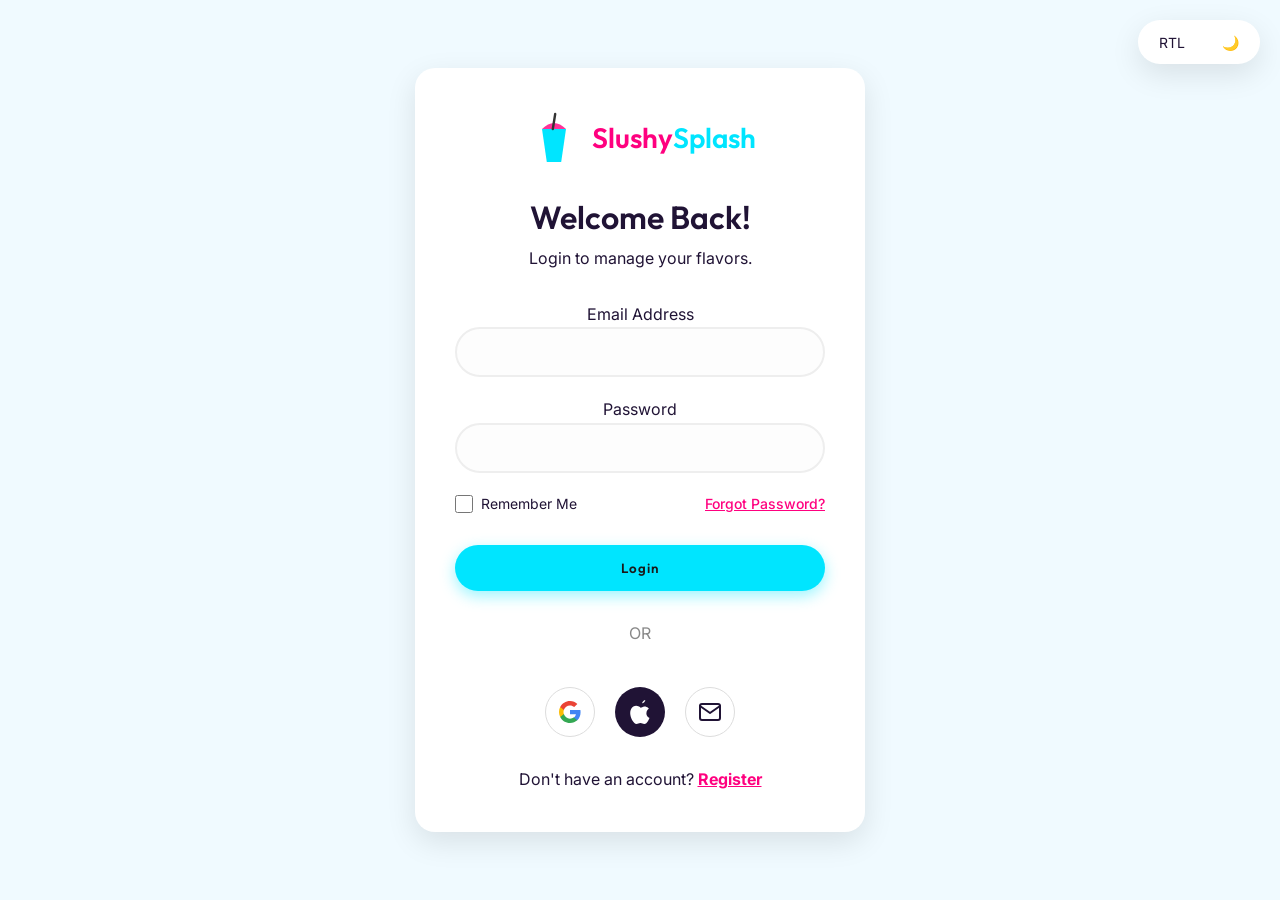
<file: login.html>
<!DOCTYPE html>
<html lang="en" dir="ltr">
<head>
    <meta charset="UTF-8">
    <meta name="viewport" content="width=device-width, initial-scale=1.0">
    <title>Slushy Splash - Login</title>
    <link href="https://fonts.googleapis.com/css2?family=Inter:wght@400;500&family=Outfit:wght@400;600&display=swap" rel="stylesheet">
    <link rel="stylesheet" href="css/style.css">
    
    <link rel="icon" type="image/svg+xml" href="favicon.svg"></head>
    
<body class="auth-page">

    <!-- Theme & RTL Toggles for Auth Page -->
    <div class="auth-toggles">
        <button class="nav-btn rtl-toggle auth-toggle-btn" title="Toggle RTL">RTL</button>
        <button class="nav-btn theme-toggle auth-toggle-btn" title="Toggle Theme">🌙</button>
    </div>

    <div class="card auth-card">
        <a href="index.html" class="logo auth-card-logo">
            <svg width="60" height="60" viewBox="0 0 100 100" fill="none" xmlns="http://www.w3.org/2000/svg">
                <path d="M30 35 L70 35 L62 90 L38 90 Z" fill="var(--primary)" />
                <path d="M30 35 Q50 15 70 35" fill="var(--secondary)" opacity="0.8" />
                <path d="M48 35 L52 10" stroke="#333" stroke-width="4" stroke-linecap="round" />
            </svg>
            Slushy <span>Splash</span>
        </a>
        <h1 class="text-center">Welcome Back!</h1>
        <p class="text-center" style="margin-bottom: 30px;">Login to manage your flavors.</p>
        
        <form>
            <div class="form-group">
                <label>Email Address</label>
                <input type="email" placeholder="" class="form-input" required>
            </div>
            <div class="form-group">
                <label>Password</label>
                <input type="password" placeholder="" class="form-input" required>
            </div>
            <div style="display: flex; justify-content: space-between; align-items: center; margin-bottom: 20px;">
                <label style="font-size: 14px; display: flex; align-items: center; gap: 8px; cursor: pointer; color: var(--text-dark);">
                    <input type="checkbox" style="width: 18px; height: 18px; accent-color: var(--primary); cursor: pointer;"> Remember Me
                </label>
                <a href="#" style="font-size: 14px; text-decoration: underline; color: var(--secondary); font-weight: 500;">Forgot Password?</a>
            </div>
            <button type="submit" class="btn btn-primary btn-auth">Login</button>
        </form>
        
        <div class="divider">
            <span>OR</span>
        </div>
        
        <div class="flex-center" style="flex-direction: row; gap: 20px; margin-top: 10px;">
            <button class="social-icon-btn" title="Continue with Google" style="background: var(--card-bg); border: 1px solid #ddd; color: #DB4437; width: 50px; height: 50px; border-radius: 50%; display: flex; align-items: center; justify-content: center; transition: var(--transition);">
                <svg width="24" height="24" viewBox="0 0 24 24" fill="currentColor"><path d="M22.56 12.25c0-.78-.07-1.53-.2-2.25H12v4.26h5.92c-.26 1.37-1.04 2.53-2.21 3.31v2.77h3.57c2.08-1.92 3.28-4.74 3.28-8.09z" fill="#4285F4"/><path d="M12 23c2.97 0 5.46-.98 7.28-2.66l-3.57-2.77c-.98.66-2.23 1.06-3.71 1.06-2.86 0-5.29-1.93-6.16-4.53H2.18v2.84C3.99 20.53 7.7 23 12 23z" fill="#34A853"/><path d="M5.84 14.09c-.22-.66-.35-1.36-.35-2.09s.13-1.43.35-2.09V7.07H2.18C1.43 8.55 1 10.22 1 12s.43 3.45 1.18 4.93l2.85-2.22.81-.62z" fill="#FBBC05"/><path d="M12 5.38c1.62 0 3.06.56 4.21 1.66l3.15-3.15C17.45 2.09 14.97 1 12 1 7.7 1 3.99 3.47 2.18 7.07l3.66 2.84c.87-2.6 3.3-4.53 6.16-4.53z" fill="#EA4335"/></svg>
            </button>
            <button class="social-icon-btn" title="Continue with Apple" style="background: var(--text-dark); color: var(--text-light); width: 50px; height: 50px; border-radius: 50%; display: flex; align-items: center; justify-content: center; transition: var(--transition);">
                <svg width="24" height="24" viewBox="0 0 24 24" fill="currentColor">
                    <path d="M12.152 6.896c-.948 0-2.415-1.078-3.96-1.078-2.04 0-3.905 1.154-4.966 3.004-2.112 3.703-.539 9.17 1.507 12.113 1.002 1.44 2.188 3.055 3.754 3.055 1.507 0 2.079-.923 3.905-.923s2.342.923 3.905.923c1.564 0 2.628-1.458 3.585-2.858 1.108-1.603 1.562-3.153 1.581-3.23-.035-.016-3.047-1.171-3.078-4.66.027-2.924 2.427-4.321 2.536-4.383-1.365-1.996-3.468-2.221-4.215-2.274-1.986-.145-3.054 1.309-4.054 1.309zm4.24-4.832c.895-1.084.895-2.064.895-2.064s-.979.043-2.094 1.171c-1.124 1.154-1.047 2.134-1.047 2.134s.96.115 2.246-1.241z"/>
                </svg>
            </button>
            <button class="social-icon-btn" title="Continue with Email" style="background: var(--card-bg); border: 1px solid #ddd; color: var(--text-dark); width: 50px; height: 50px; border-radius: 50%; display: flex; align-items: center; justify-content: center; transition: var(--transition);">
                <svg width="24" height="24" viewBox="0 0 24 24" fill="none" stroke="currentColor" stroke-width="2" stroke-linecap="round" stroke-linejoin="round"><path d="M4 4h16c1.1 0 2 .9 2 2v12c0 1.1-.9 2-2 2H4c-1.1 0-2-.9-2-2V6c0-1.1.9-2 2-2z"></path><polyline points="22,6 12,13 2,6"></polyline></svg>
            </button>
        </div>
        
        <div class="text-center" style="margin-top: 30px;">
            Don't have an account? <a href="register.html" style="font-weight: bold; color: var(--secondary); text-decoration: underline;">Register</a>
        </div>
    </div>

    <script src="js/main.js"></script>
</body>
</html>
</file>
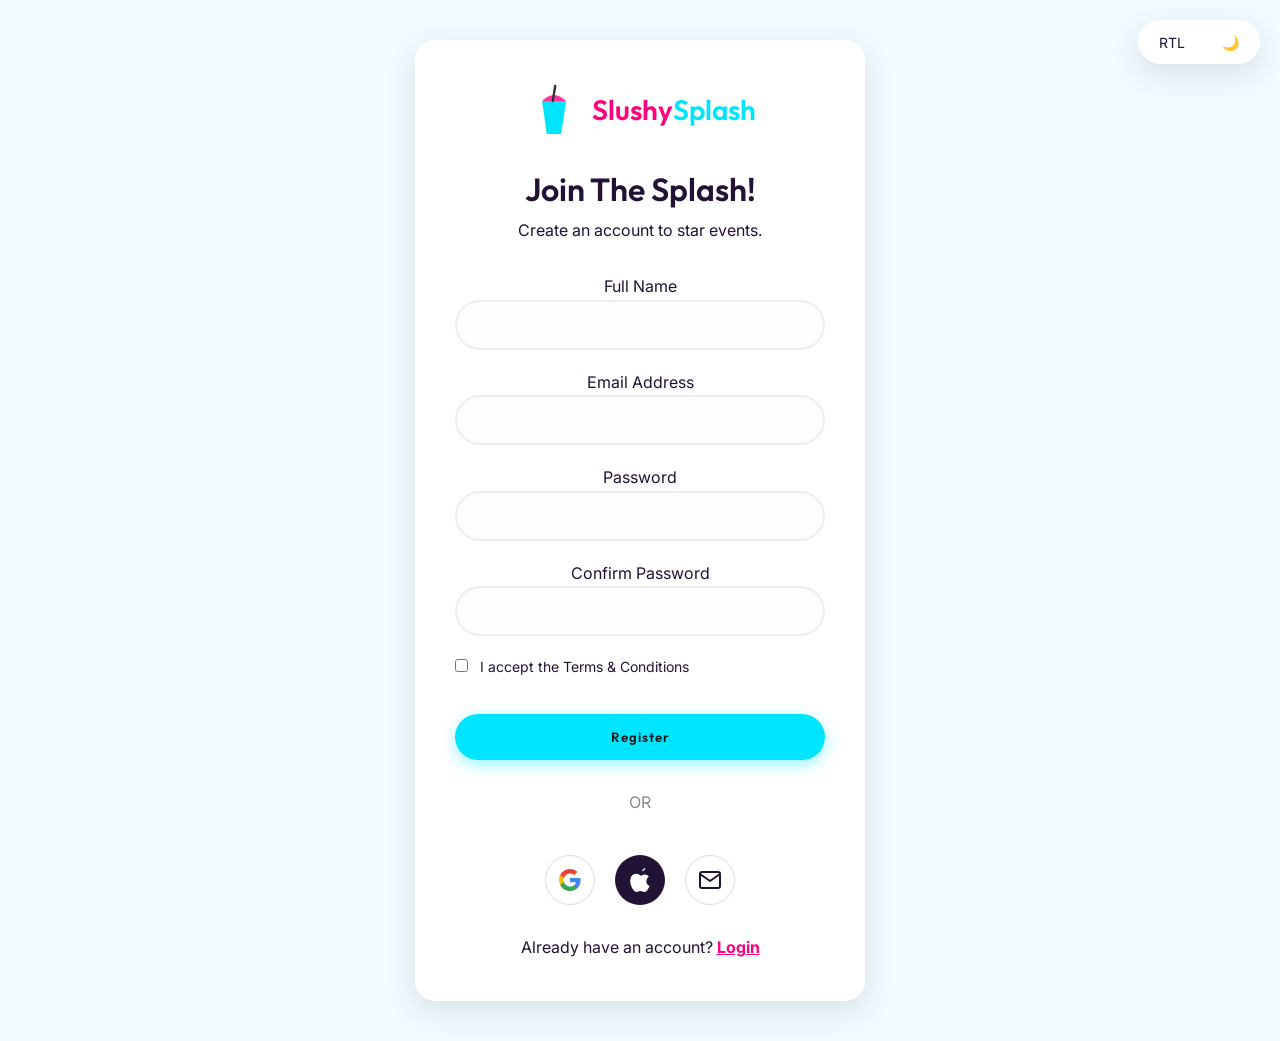
<file: register.html>
<!DOCTYPE html>
<html lang="en" dir="ltr">
<head>
    <meta charset="UTF-8">
    <meta name="viewport" content="width=device-width, initial-scale=1.0">
    <title>Slushy Splash - Register</title>
    <link href="https://fonts.googleapis.com/css2?family=Inter:wght@400;500&family=Outfit:wght@400;600&display=swap" rel="stylesheet">
    <link rel="stylesheet" href="css/style.css">
    <link rel="icon" type="image/svg+xml" href="favicon.svg"></head>
<body class="auth-page">

    <!-- Theme & RTL Toggles for Auth Page -->
    <div class="auth-toggles">
        <button class="nav-btn rtl-toggle auth-toggle-btn" title="Toggle RTL">RTL</button>
        <button class="nav-btn theme-toggle auth-toggle-btn" title="Toggle Theme">🌙</button>
    </div>

    <div class="card auth-card">
        <a href="index.html" class="logo auth-card-logo">
            <svg width="60" height="60" viewBox="0 0 100 100" fill="none" xmlns="http://www.w3.org/2000/svg">
                <path d="M30 35 L70 35 L62 90 L38 90 Z" fill="var(--primary)" />
                <path d="M30 35 Q50 15 70 35" fill="var(--secondary)" opacity="0.8" />
                <path d="M48 35 L52 10" stroke="#333" stroke-width="4" stroke-linecap="round" />
            </svg>
            Slushy <span>Splash</span>
        </a>
        <h1 class="text-center">Join the Splash!</h1>
        <p class="text-center" style="margin-bottom: 30px;">Create an account to star events.</p>
        
        <form>
            <div class="form-group">
                <label>Full Name</label>
                <input type="text" placeholder="" class="form-input" required>
            </div>
            <div class="form-group">
                <label>Email Address</label>
                <input type="email" placeholder="" class="form-input" required>
            </div>
            <div class="form-group">
                <label>Password</label>
                <input type="password" placeholder="" class="form-input" required>
            </div>
            <div class="form-group">
                <label>Confirm Password</label>
                <input type="password" placeholder="" class="form-input" required>
            </div>
            
            <div style="margin-bottom: 25px; text-align: left;">
                <label style="display: block; font-size: 14px;">
                    <input type="checkbox" required style="margin-right: 8px;"> I accept the Terms & Conditions
                </label>
            </div>
            
            <button type="submit" class="btn btn-primary btn-auth">Register</button>
        </form>
        
        <div class="divider">
            <span>OR</span>
        </div>
        
        <div class="flex-center" style="flex-direction: row; gap: 20px; margin-top: 10px;">
            <button class="social-icon-btn" title="Continue with Google" style="background: var(--card-bg); border: 1px solid #ddd; color: #DB4437; width: 50px; height: 50px; border-radius: 50%; display: flex; align-items: center; justify-content: center; transition: var(--transition);">
                <svg width="24" height="24" viewBox="0 0 24 24" fill="currentColor"><path d="M22.56 12.25c0-.78-.07-1.53-.2-2.25H12v4.26h5.92c-.26 1.37-1.04 2.53-2.21 3.31v2.77h3.57c2.08-1.92 3.28-4.74 3.28-8.09z" fill="#4285F4"/><path d="M12 23c2.97 0 5.46-.98 7.28-2.66l-3.57-2.77c-.98.66-2.23 1.06-3.71 1.06-2.86 0-5.29-1.93-6.16-4.53H2.18v2.84C3.99 20.53 7.7 23 12 23z" fill="#34A853"/><path d="M5.84 14.09c-.22-.66-.35-1.36-.35-2.09s.13-1.43.35-2.09V7.07H2.18C1.43 8.55 1 10.22 1 12s.43 3.45 1.18 4.93l2.85-2.22.81-.62z" fill="#FBBC05"/><path d="M12 5.38c1.62 0 3.06.56 4.21 1.66l3.15-3.15C17.45 2.09 14.97 1 12 1 7.7 1 3.99 3.47 2.18 7.07l3.66 2.84c.87-2.6 3.3-4.53 6.16-4.53z" fill="#EA4335"/></svg>
            </button>
            <button class="social-icon-btn" title="Continue with Apple" style="background: var(--text-dark); color: var(--text-light); width: 50px; height: 50px; border-radius: 50%; display: flex; align-items: center; justify-content: center; transition: var(--transition);">
                <svg width="24" height="24" viewBox="0 0 24 24" fill="currentColor">
                    <path d="M12.152 6.896c-.948 0-2.415-1.078-3.96-1.078-2.04 0-3.905 1.154-4.966 3.004-2.112 3.703-.539 9.17 1.507 12.113 1.002 1.44 2.188 3.055 3.754 3.055 1.507 0 2.079-.923 3.905-.923s2.342.923 3.905.923c1.564 0 2.628-1.458 3.585-2.858 1.108-1.603 1.562-3.153 1.581-3.23-.035-.016-3.047-1.171-3.078-4.66.027-2.924 2.427-4.321 2.536-4.383-1.365-1.996-3.468-2.221-4.215-2.274-1.986-.145-3.054 1.309-4.054 1.309zm4.24-4.832c.895-1.084.895-2.064.895-2.064s-.979.043-2.094 1.171c-1.124 1.154-1.047 2.134-1.047 2.134s.96.115 2.246-1.241z"/>
                </svg>
            </button>
            <button class="social-icon-btn" title="Continue with Email" style="background: var(--card-bg); border: 1px solid #ddd; color: var(--text-dark); width: 50px; height: 50px; border-radius: 50%; display: flex; align-items: center; justify-content: center; transition: var(--transition);">
                <svg width="24" height="24" viewBox="0 0 24 24" fill="none" stroke="currentColor" stroke-width="2" stroke-linecap="round" stroke-linejoin="round"><path d="M4 4h16c1.1 0 2 .9 2 2v12c0 1.1-.9 2-2 2H4c-1.1 0-2-.9-2-2V6c0-1.1.9-2 2-2z"></path><polyline points="22,6 12,13 2,6"></polyline></svg>
            </button>
        </div>
        
        <div class="text-center" style="margin-top: 30px;">
            Already have an account? <a href="login.html" style="font-weight: bold; color: var(--secondary); text-decoration: underline;">Login</a>
        </div>
    </div>

    <script src="js/main.js"></script>
</body>
</html>
</file>
<file: css/style.css>
/* 1. CSS Variables */
:root {
  /* Colors */
  --primary: #00e5ff;
  /* Electric Turquoise */
  --secondary: #ff007f;
  /* Hot Pink */
  --accent: #ffff00;
  /* Lemon Yellow */
  --text-dark: #201335;
  /* Deep Navy */
  --text-light: #ffffff;
  --bg-light: #f0faff;
  /* Soft Arctic Blue */
  --bg-dark: #121212;
  --card-bg: #ffffff;
  --border-radius: 20px;
  --shadow: 0 10px 30px rgba(0, 0, 0, 0.1);
  --transition: all 0.3s ease-in-out;

  /* Typography */
  --display-font: 'Outfit', sans-serif;
  --body-font: 'Inter', sans-serif;

  /* Spacing */
  --container-width: 1200px;
  --section-padding: 80px;
}

[data-theme="dark"] {
  --primary: #00f2ff;
  --secondary: #ff3399;
  --accent: #ffff33;
  --text-dark: #ffffff;
  --text-light: #1a1a1a;
  --bg-light: #0a0a0a;
  --bg-dark: #111111;
  --card-bg: #1e1e1e;
  --shadow: 0 10px 30px rgba(0, 0, 0, 0.5);
}

/* 2. Reset & Base */
*,
*::before,
*::after {
  box-sizing: border-box;
  margin: 0;
  padding: 0;
}

html {
  scroll-behavior: smooth;
}

body {
  font-family: var(--body-font);
  background-color: var(--bg-light);
  color: var(--text-dark);
  font-weight: 400;
  line-height: 1.6;
  overflow-x: hidden;
  transition: var(--transition);
}

img {
  max-width: 100%;
  height: auto;
  display: block;
}

a {
  text-decoration: none;
  color: inherit;
  transition: var(--transition);
}

ul {
  list-style: none;
}

button,
input,
select,
textarea {
  font-family: inherit;
  outline: none;
  border: none;
}

/* RTL Support */
[dir="rtl"] {
  direction: rtl;
  text-align: right;
}

/* 3. Typography */
h1,
h2,
h3,
h4,
.logo {
  font-family: var(--display-font);
  font-weight: 600;
  text-transform: capitalize;
  line-height: 1.2;
}

h1 {
  font-size: 64px;
  margin-bottom: 20px;
}

h2 {
  font-size: 48px;
  margin-bottom: 40px;
  text-align: center;
}

h3 {
  font-size: 28px;
  margin-bottom: 15px;
}

p {
  margin-bottom: 15px;
}

.text-center {
  text-align: center;
}

/* 4. Layout Components */
.container {
  max-width: var(--container-width);
  margin: 0 auto;
  padding: 0 40px;
}

@media (max-width: 768px) {
  .container {
    padding: 0 20px;
  }
}

.section {
  padding: var(--section-padding) 0;
}

.grid {
  display: grid;
  gap: 24px;
}

.grid-2 {
  grid-template-columns: repeat(2, 1fr);
}

.grid-3 {
  grid-template-columns: repeat(3, 1fr);
}

.grid-4 {
  grid-template-columns: repeat(4, 1fr);
}

.flex {
  display: flex;
  align-items: center;
  gap: 15px;
}

.flex-center {
  display: flex;
  flex-direction: column;
  align-items: center;
  justify-content: center;
  text-align: center;
}

/* 5. UI Components */
.btn {
  display: inline-block;
  padding: 15px 35px;
  border-radius: 50px;
  font-weight: 600;
  cursor: pointer;
  transition: var(--transition);
  font-family: var(--display-font);
  letter-spacing: 1px;
}

.btn-primary {
  background: var(--primary);
  color: #1a1a1a;
  box-shadow: 0 5px 15px rgba(0, 229, 255, 0.4);
}

.btn-secondary {
  background: var(--secondary);
  color: white;
  box-shadow: 0 5px 15px rgba(255, 0, 127, 0.4);
}

.btn:hover {
  transform: translateY(-3px) scale(1.05);
}

.card {
  background: var(--card-bg);
  padding: 30px;
  border-radius: var(--border-radius);
  box-shadow: var(--shadow);
  transition: var(--transition);
  display: flex;
  flex-direction: column;
  align-items: center;
  text-align: center;
}

.card:hover {
  transform: translateY(-10px);
}

.card-icon {
  width: 60px;
  height: 60px;
  margin-bottom: 20px;
  background: var(--bg-light);
  border-radius: 50%;
  display: flex;
  align-items: center;
  justify-content: center;
  font-size: 28px;
}

.card-img {
  width: 100%;
  aspect-ratio: 16 / 9;
  object-fit: cover;
  border-radius: calc(var(--border-radius) - 10px);
  margin-bottom: 20px;
}

/* 6. Navbar */
.navbar {
  position: fixed;
  top: 0;
  width: 100%;
  background: var(--bg-light);
  box-shadow: var(--shadow);
  z-index: 1000;
  padding: 15px 0;
  transition: var(--transition);
}

.nav-container {
  display: flex;
  justify-content: space-between;
  align-items: center;
  width: 100%;
}

.logo {
  font-size: 28px;
  color: var(--secondary);
  display: flex;
  align-items: center;
  flex-shrink: 0;
}

.logo svg {
  margin-right: 8px !important;
}

.logo span {
  color: var(--primary);
}

.auth-card-logo {
  display: flex;
  flex-direction: row;
  align-items: center;
  justify-content: center;
  margin-bottom: 30px;
}

.auth-card-logo svg {
  margin-right: 8px;
}

.nav-menu-container {
  flex: 1;
  display: flex;
  justify-content: center;
}

.nav-menu {
  display: flex;
  gap: 20px;
  align-items: center;
}

.nav-link {
  font-weight: 500;
  position: relative;
  font-family: var(--display-font);
  font-size: 14px;
  white-space: nowrap;
}

.nav-link::after {
  content: '';
  position: absolute;
  bottom: -5px;
  left: 0;
  width: 0;
  height: 3px;
  background: var(--primary);
  transition: var(--transition);
}

.nav-link.active::after,
.nav-link:hover::after {
  width: 100%;
}

.nav-actions {
  display: flex;
  align-items: center;
  gap: 15px;
  flex-shrink: 0;
}

.nav-btn {
  background: none;
  font-size: 18px;
  cursor: pointer;
  color: var(--text-dark);
  border: 1px solid transparent;
  padding: 5px 10px;
  border-radius: 10px;
  transition: var(--transition);
}

.nav-btn:hover {
  background: rgba(0, 0, 0, 0.05);
}

.btn-login-nav {
  padding: 0 25px;
  height: 44px;
  display: flex;
  align-items: center;
  justify-content: center;
  background: var(--secondary);
  color: white !important;
  border-radius: 50px;
  font-size: 14px;
  font-weight: 600;
}

.theme-rtl-container {
  display: flex;
  align-items: center;
  height: 44px;
  background: var(--card-bg);
  border-radius: 50px;
  padding: 0 5px;
  gap: 5px;
  border: 1px solid rgba(0, 0, 0, 0.1);
}

[data-theme="dark"] .theme-rtl-container {
  border-color: rgba(255, 255, 255, 0.1);
}

.theme-rtl-container .nav-btn {
  height: 34px;
  display: flex;
  align-items: center;
  justify-content: center;
  padding: 0 15px;
  border-radius: 50px;
  margin: 0;
  font-size: 14px;
}

.hamburger {
  display: none;
  font-size: 28px;
  cursor: pointer;
  z-index: 1001;
}

.nav-mobile-only {
  display: none !important;
}

.nav-desktop-only {
  display: flex !important;
}

@media (max-width: 1024px) {
  .nav-menu {
    gap: 15px;
  }

  .nav-link {
    font-size: 13px;
  }

  h1 {
    font-size: 56px;
  }

  h2 {
    font-size: 42px;
  }

  .grid-4 {
    grid-template-columns: repeat(2, 1fr);
  }

  .grid-3 {
    grid-template-columns: repeat(2, 1fr);
  }

  /* Utility for centering 3rd card in 2-column grid */
  .center-last-tablet> :nth-child(3):last-child {
    grid-column: span 2;
    max-width: 500px;
    margin: 0 auto;
    width: 100%;
  }

  .footer-grid .footer-col:first-child {
    order: -1;
  }

  /* Brand side-by-side logo for Tablet/Desktop in Auth Cards */
  .auth-card-logo {
    flex-direction: row !important;
  }

  .auth-card-logo svg {
    margin-right: 8px !important;
  }
}

@media (max-width: 768px) {
  .nav-desktop-only {
    display: none !important;
  }

  .nav-mobile-only {
    display: flex !important;
  }

  .hamburger {
    display: block;
    margin-left: auto;
    order: 2;
  }

  .nav-menu-container {
    flex: none;
    width: 0;
    order: 3;
  }

  .navbar .logo {
    order: 1;
  }

  .nav-menu {
    position: fixed;
    top: 0;
    right: -100%;
    width: 280px;
    height: 100vh;
    background: var(--bg-light);
    flex-direction: column;
    justify-content: center;
    align-items: center;
    padding: 30px;
    transition: 0.5s ease-in-out;
    box-shadow: -5px 0 30px rgba(0, 0, 0, 0.2);
    gap: 25px;
    z-index: 1000;
    visibility: hidden;
  }

  .nav-menu.active {
    right: 0;
    visibility: visible;
  }

  [dir="rtl"] .nav-menu {
    right: auto;
    left: -100%;
    box-shadow: 5px 0 30px rgba(0, 0, 0, 0.2);
  }

  [dir="rtl"] .nav-menu.active {
    left: 0;
  }

  .nav-link {
    font-size: 18px;
  }

  .btn-login-nav {
    width: 100%;
    text-align: center;
  }

  h1 {
    font-size: 42px;
  }

  h2 {
    font-size: 32px;
  }

  .grid-2,
  .grid-3,
  .grid-4 {
    grid-template-columns: 1fr !important;
    width: 100%;
  }

  .center-last-tablet> :nth-child(3):last-child {
    grid-column: auto !important;
  }

  .card {
    width: 100% !important;
    transform: none !important;
    height: auto !important;
  }

  .footer-grid {
    grid-template-columns: repeat(2, 1fr);
    text-align: left;
    gap: 30px;
  }

  .footer-col {
    display: flex;
    flex-direction: column;
    align-items: flex-start;
    margin-bottom: 20px;
  }

  .footer-grid .footer-col:first-child {
    order: -1;
  }

  .center-last-tablet> :nth-child(3):last-child {
    grid-column: auto !important;
    max-width: 100%;
  }

  .footer-links a:hover {
    padding-left: 5px;
    color: var(--primary);
  }

  .social-links {
    justify-content: flex-start;
    gap: 15px;
    width: 100%;
  }
}

@media (max-width: 360px) {
  :root {
    --section-padding: 40px;
  }

  h1 {
    font-size: 30px;
  }

  h2 {
    font-size: 24px;
  }

  p {
    font-size: 14px;
  }

  .section {
    padding: 60px 0 40px;
    overflow: hidden;
  }

  .section h2 {
    margin-top: 20px;
  }

  /* Add space for section headings in mobile */
  .card .logo {
    order: -1 !important;
    margin-left: auto !important;
    margin-right: auto !important;
    justify-content: center !important;
    display: flex !important;
    width: 100% !important;
  }

  .auth-card-logo {
    flex-direction: row !important;
  }

  .auth-card-logo svg {
    margin-right: 8px !important;
  }

  .service-areas-section {
    margin-top: 80px !important;
  }

  .card {
    width: 100% !important;
    word-break: break-word;
    padding: 20px !important;
  }

  .hero {
    min-height: auto;
    padding: 120px 0 60px;
  }

  .hero-content {
    width: 100%;
  }

  .hero-btns {
    flex-direction: column;
    width: 100%;
    padding: 0 10px;
  }

  .hero-btns .btn {
    width: 100%;
    text-align: center;
    padding: 12px 20px;
  }

  .card {
    padding: 20px;
  }

  .grid {
    gap: 15px;
  }

  .container {
    padding: 0 15px;
  }

  .footer-grid {
    grid-template-columns: 1fr !important;
  }

  .footer-col {
    align-items: flex-start !important;
    text-align: left !important;
  }

  .footer {
    padding-top: 40px;
  }

  .footer-col {
    margin-bottom: 30px;
    width: 100%;
  }

  .auth-page {
    flex-direction: column !important;
    justify-content: flex-start !important;
    padding-top: 20px !important;
  }

  .auth-toggles {
    position: static !important;
    align-self: flex-end;
    margin-bottom: 20px;
  }
}

/* 7. Footer */
.footer {
  background: var(--bg-dark);
  color: white;
  padding: 60px 0 20px;
}

.footer-grid {
  display: grid;
  grid-template-columns: repeat(4, 1fr);
  gap: 40px;
  margin-bottom: 40px;
}

.footer-col h4 {
  margin-bottom: 20px;
  color: var(--primary);
}

.footer-links li {
  margin-bottom: 10px;
}

.footer-links a:hover {
  color: var(--primary);
  padding-left: 5px;
}

[dir="rtl"] .footer-links a:hover {
  padding-left: 0;
  padding-right: 5px;
}

.social-links {
  display: flex;
  gap: 15px;
  margin-top: 20px;
}

.social-links a {
  width: 40px;
  height: 40px;
  background: rgba(255, 255, 255, 0.1);
  display: flex;
  align-items: center;
  justify-content: center;
  border-radius: 50%;
}

.footer-bottom {
  text-align: center;
  padding-top: 20px;
  border-top: 1px solid rgba(255, 255, 255, 0.1);
}

/* 8. Back to Top */
.back-to-top {
  position: fixed;
  bottom: 30px;
  right: 30px;
  width: 50px;
  height: 50px;
  background: var(--secondary);
  color: white;
  border-radius: 50%;
  display: flex;
  align-items: center;
  justify-content: center;
  font-size: 24px;
  cursor: pointer;
  box-shadow: 0 5px 15px rgba(0, 0, 0, 0.3);
  opacity: 0;
  visibility: hidden;
  transition: var(--transition);
  z-index: 999;
}

.back-to-top.visible {
  opacity: 1;
  visibility: visible;
}

[dir="rtl"] .back-to-top {
  right: auto;
  left: 30px;
}

/* 9. Hero Section */
.hero {
  min-height: 80vh;
  display: flex;
  align-items: center;
  justify-content: center;
  position: relative;
  background-size: cover;
  background-position: center;
  overflow: hidden;
  padding-top: 100px;
}

.hero-overlay {
  position: absolute;
  top: 0;
  left: 0;
  width: 100%;
  height: 100%;
  background: none;
  z-index: 1;
}

[data-theme="dark"] .hero-overlay {
  background: linear-gradient(135deg, rgba(18, 18, 18, 0.5) 0%, rgba(18, 18, 18, 0.2) 100%);
}

.hero-anim-bg {
  position: absolute;
  top: 0;
  left: 0;
  width: 100%;
  height: 100%;
  object-fit: cover;
  animation: heroZoom 20s infinite alternate linear;
  z-index: 0;
}

@keyframes heroZoom {
  from {
    transform: scale(1);
  }

  to {
    transform: scale(1.15);
  }
}

.hero-content h1 {
  color: #ffffff;
  text-shadow: 0 0 30px rgba(0, 0, 0, 0.8), 0 2px 10px rgba(0, 0, 0, 0.9);
}

.hero-content {
  position: relative;
  text-align: center;
  max-width: 800px;
  z-index: 2;
  background: rgba(0, 0, 0, 0.2);
  padding: 40px;
  border-radius: 30px;
  backdrop-filter: blur(5px);
  margin: 0 auto;
}

.hero-content p {
  font-size: 20px;
  font-weight: 500;
  margin-bottom: 30px;
  color: #ffffff;
  line-height: 1.4;
  text-shadow: 0 0 20px rgba(0, 0, 0, 0.8), 0 2px 5px rgba(0, 0, 0, 0.9);
}

[data-theme="dark"] .hero-content p {
  color: #ffffff;
  text-shadow: 0 2px 10px rgba(0, 0, 0, 0.5);
}

.hero-btns {
  display: flex;
  gap: 20px;
  justify-content: center;
  flex-wrap: wrap;
}

/* 10. Forms */
.form-group {
  margin-bottom: 20px;
  width: 100%;
}

.form-input {
  width: 100%;
  padding: 15px 20px;
  border-radius: 50px;
  border: 2px solid #eee;
  background: #fdfdfd;
  transition: var(--transition);
}

.form-input:focus {
  border-color: var(--primary);
  background: white;
}

/* 11. Auth Pages */
.auth-page {
  min-height: 100vh;
  display: flex;
  align-items: center;
  justify-content: center;
  padding: 40px 20px;
  transition: var(--transition);
}

[data-theme="dark"] .auth-page {
  background-color: var(--bg-dark);
}

.auth-card {
  max-width: 450px;
  width: 100%;
  background: var(--card-bg);
  padding: 40px;
  border-radius: var(--border-radius);
  box-shadow: var(--shadow);
}

.auth-card h1 {
  font-size: 32px;
  margin-bottom: 10px;
}

.auth-toggles {
  position: fixed;
  top: 20px;
  right: 20px;
  display: flex;
  align-items: center;
  height: 44px;
  background: var(--card-bg);
  border-radius: 50px;
  padding: 0 5px;
  box-shadow: var(--shadow);
  z-index: 1000;
  gap: 5px;
}

.auth-toggles .auth-toggle-btn {
  height: 34px;
  display: flex;
  align-items: center;
  justify-content: center;
  border-radius: 50px;
  padding: 0 15px;
  margin: 0;
  font-size: 14px;
  color: var(--text-dark);
}

.divider {
  display: flex;
  align-items: center;
  margin: 30px 0;
  color: #888;
}

.divider::before,
.divider::after {
  content: '';
  flex: 1;
  height: 1px;
  background: #eee;
}

.divider span {
  padding: 0 15px;
}

.btn-google {
  background: white;
  border: 1px solid #DB4437;
  color: #DB4437;
  width: 100%;
  margin-bottom: 15px;
}

.btn-email {
  background: #201335;
  color: white;
  width: 100%;
}

.btn-auth {
  width: 100%;
  margin-top: 10px;
}

/* 12. Animations */
@keyframes fadeIn {
  from {
    opacity: 0;
    transform: translateY(20px);
  }

  to {
    opacity: 1;
    transform: translateY(0);
  }
}

.fade-in {
  animation: fadeIn 1s ease-out forwards;
}

.delay-1 {
  animation-delay: 0.2s;
}

.delay-2 {
  animation-delay: 0.4s;
}

.delay-3 {
  animation-delay: 0.6s;
}

/* Floating Elements */
.bubble {
  position: absolute;
  background: rgba(0, 229, 255, 0.2);
  border-radius: 50%;
  pointer-events: none;
  animation: float 5s infinite ease-in-out;
}

@keyframes float {

  0%,
  100% {
    transform: translateY(0) rotate(0);
  }

  50% {
    transform: translateY(-20px) rotate(10deg);
  }
}
</file>
